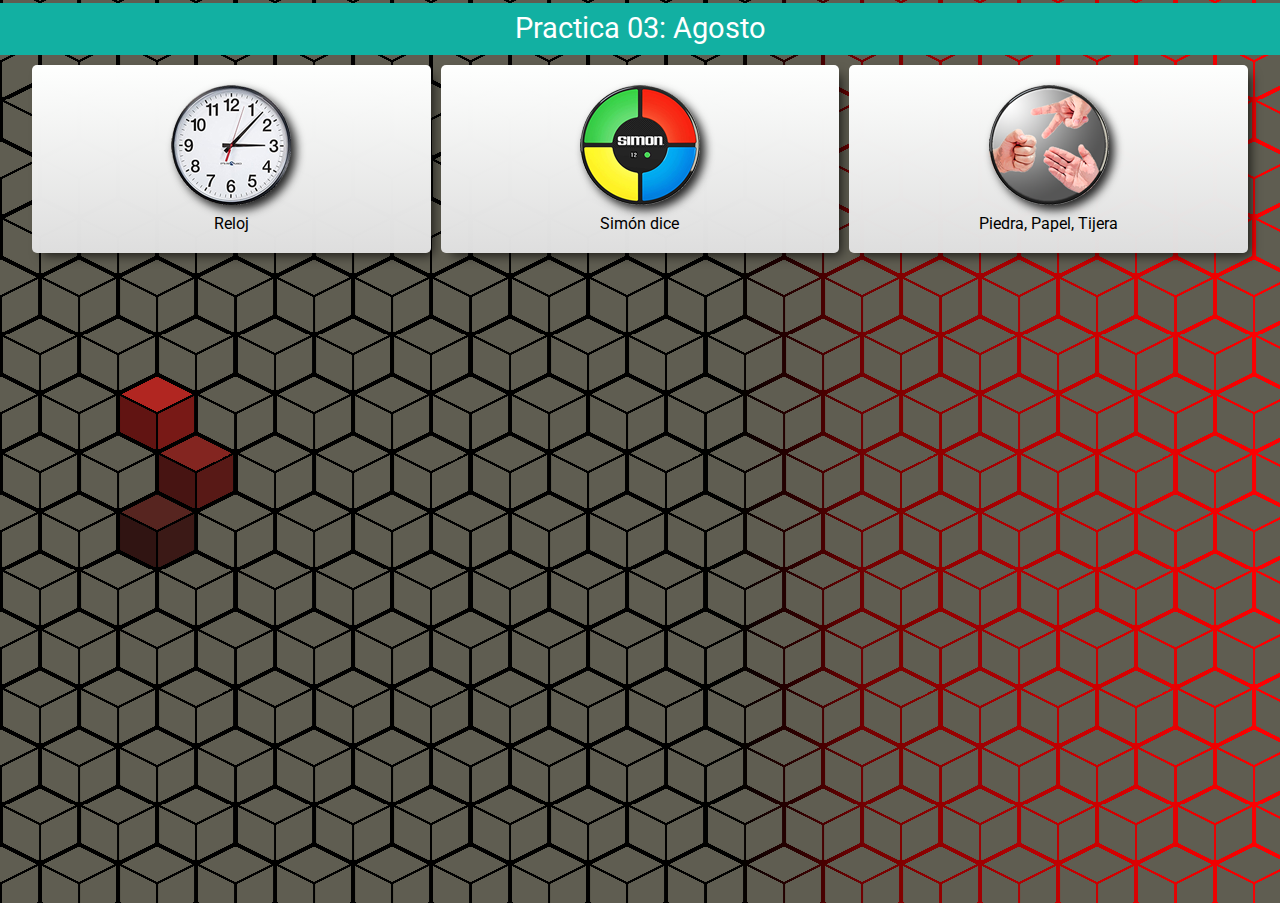
<file: index.html>
<!DOCTYPE html>
<html lang="es">
<head>
  <meta charset="UTF-8">
  <meta name="viewport" content="width=device-width, initial-scale=1.0">
  <meta http-equiv="X-UA-Compatible" content="ie=edge">
  <title>Practicas Agosto</title>

  <link rel="icon" href="favicon.ico" type="image/x-icon" />
  <link href="https://fonts.googleapis.com/css2?family=Roboto:wght@300&display=swap" rel="stylesheet">
  <link type="text/css" rel="stylesheet" media="screen" href="css/normalize.css" />
  <link type="text/css" rel="stylesheet" media="screen" href="css/styles.css" />
  <link type="text/css" rel="stylesheet" media="screen" href="css/fontello.css" />

</head>

<body>
  
  <h1>Practica 03: Agosto</h1>
  <main class="container" id="container">
      <div class="container__item radius5 sombra" id="reloj"><img src="img/reloj.png" alt="Práctica Reloj Analógico"> <span class="titulo">Reloj</span>
      </div>
      <div class="container__item radius5 sombra" id="simon"><img src="img/simon.png" alt="Práctica Simón Dice">
        <span class="titulo">Simón dice</span> 
      </div> 
      <div class="container__item radius5 sombra" id="piedraPapelTijera"><img src="img/PiedraPapelTijera.png" alt="Práctica Piedra Papel Tijera">
        <span class="titulo">Piedra, Papel, Tijera</span>
      </div>             
  </main>

<script src="js/index.js"></script>
</body>
</html>
</file>
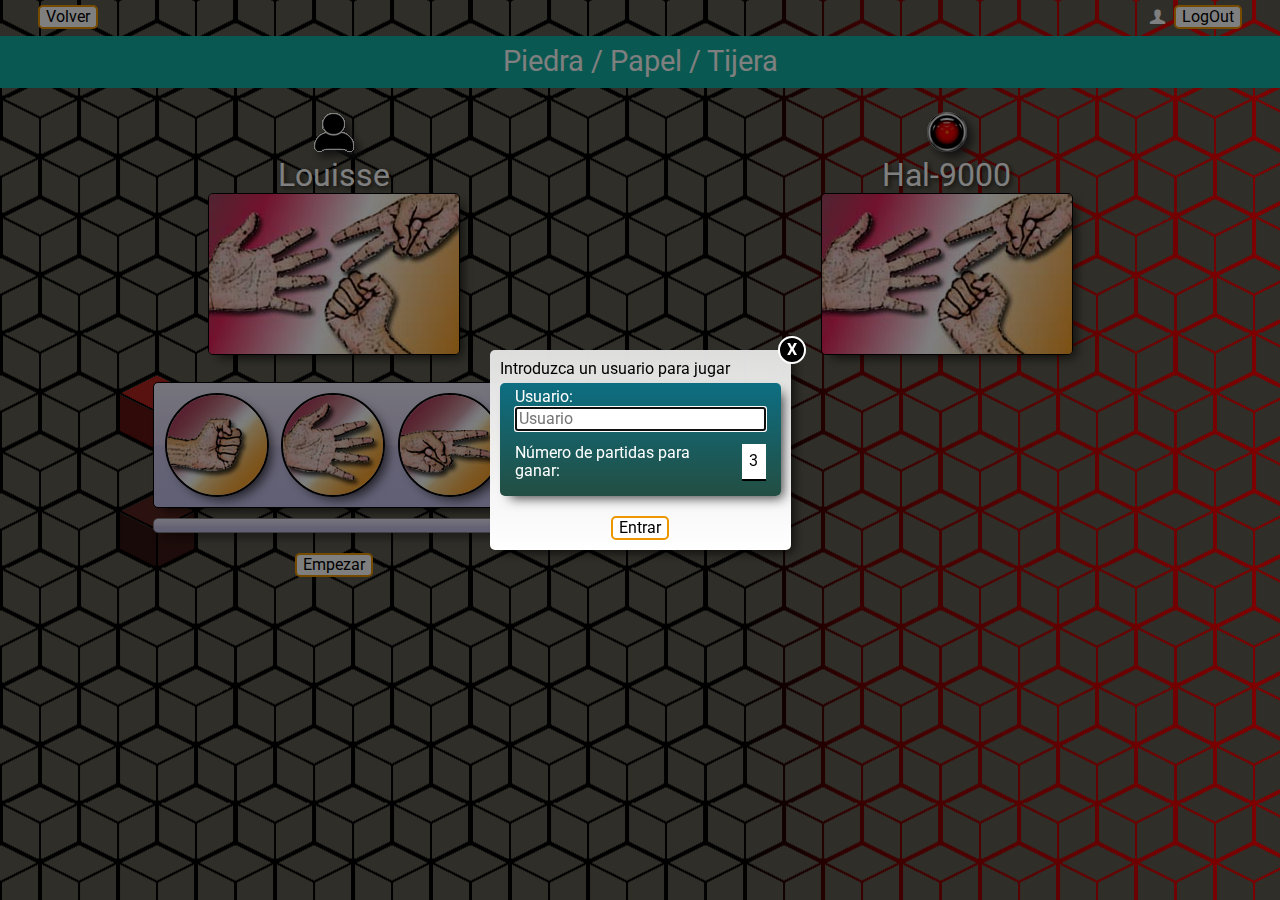
<file: piedraPapelTijera.html>
<!DOCTYPE html>
<html lang="es">
<head>
  <meta charset="UTF-8">
  <meta name="viewport" content="width=device-width, initial-scale=1.0">
  <meta http-equiv="X-UA-Compatible" content="ie=edge">
  <title>::Piedra Papel Tijera::</title>

  <link rel="icon" href="favicon.ico" type="image/x-icon" />
  <link href="https://fonts.googleapis.com/css2?family=Roboto:wght@300&display=swap" rel="stylesheet">
  <link type="text/css" rel="stylesheet" media="screen" href="css/normalize.css" />
  <link type="text/css" rel="stylesheet" media="screen" href="css/styles.css" />
  <link type="text/css" rel="stylesheet" media="screen" href="css/stylesPPT.css" />
  <link type="text/css" rel="stylesheet" media="screen" href="css/fontello.css" />

</head>

<body>
  <div id="identificado" class="identificado ">
    <div>
      <input id="btnVolverIndex" class="btn radius5" type="button" value="Volver">
    </div>
    <div>
      <span class="icon-user"></span><span id="nomUser"></span><input id="btnLogout" class="btn radius5" type="button" value="LogOut">
    </div>
  </div>  
    <h1>Piedra / Papel / Tijera</h1>
    <main class="containerPPT" >
      <div class="jugador" >
        <div class="marcador" id="marcadorIzq"></div>
        <!-- <div class="avatar sombraTexto" ><span class="icon-user"></span></div> -->
        <div><img class="sombraPng" src="img/usuario.png" alt="" id="usuario"/></div>
        <div class="nombre sombraTexto" id="userAvatar">Louisse</div>
        <div class="ContenedorQueSaca radius5">
          <img class="queSacaDer quesaca radius5 sombra" id="queSacaIzq" src="img/FondoPPT.jpg" alt="">
          <img id="resultadoHumano" src="img/gana.png" alt="">
          
        </div>
        <!-- <div class=""><input type="button" value="Piedra" id="btnPiedra"><input type="button" value="Papel" id="btnPapel"><input type="button" value="Tijera" id="btnTijera"></div> -->
  

      </div>
      <div class="maquina" >
        <div class="marcador" id="marcadorDer"></div>
        <div><img class="sombraPng" src="img/hal-9000.png" alt="" id="hal9000"/></div>
 
        <div class="nombre sombraTexto">Hal-9000</div>
        <div class="ContenedorQueSaca radius5">
          <img class="queSacaDer quesaca radius5 sombra" id="queSacaDer" src="img/FondoPPT.jpg" alt="">
          <img id="resultadoMaquina" src="img/gana.png" alt="">
        </div>
        
      </div> 
      <div class="parteControl">
      <div class="queSaco radius5 sombra">
        <div class="queSaco__item sombra" id="btnPiedra"><img class="sombraPng" src="img/sacarPiedra.jpg" alt="Sacar Piedra"></div>
        <div class="queSaco__item sombra" id="btnPapel"><img  src="img/sacarPapel.jpg" alt="Sacar Papel"></div>
        <div class="queSaco__item sombra" id="btnTijera"><img src="img/sacarTijera.jpg" alt="Sacar Tijera"></div>         
      </div>
      <div class="tiempoJugada radius5 sombra" id="tiempoJugada">
        <div class="vacio" id="tiempoJugadaProgreso"></div>         
      </div>      
      <div class="botones"><input id="btnJugar" type="button" value="Empezar" class="btn"></div>   
    </div>      
  </main>
  <div class="modal" id="modal">
    <div class="modalcontenido radius5 sombra">
            <div class="btnVolver" id="btnVolver">X</div>
            <div>Introduzca un usuario para jugar</div>
            <div class="login radius5 sombra">
              <label for="user">Usuario:</label>
              <input type="text" name="user" id="user" placeholder="Usuario">
            
            <div id="avisoError" class="oculto">
              Usuario Obligatorio. Min. 3 Caracteres
            </div>
          <div  class="partidas">
            <label for="partidas">Número de partidas para ganar:</label>
            <input type="text" name="partidas" id="partidas" value="3" size="3" >
          </div>
          </div>
            <div class="btnLogin">
              <input id="btnLogin" class="btn2 radius5" type="button" value="Entrar">
            </div>


    </div>
  </div> 
  <div class="modal" id="podium">
    <div class="modalcontenido radius5 sombra" id="elPodium">
            <div class="btnVolver" id="btnVolverPodium">X</div>
            <div id="ganadorImg"></div>
            <div id="ganadorNom" class="sombraTexto"></div>
            <div class="volverJugar">
              <input id="btnVolverJugar" class="btn2 radius5" type="button" value="Volver a jugar">
            </div>


    </div>
  </div> 
<script src="js/PPT.js"></script>
</body>
</html>
</file>
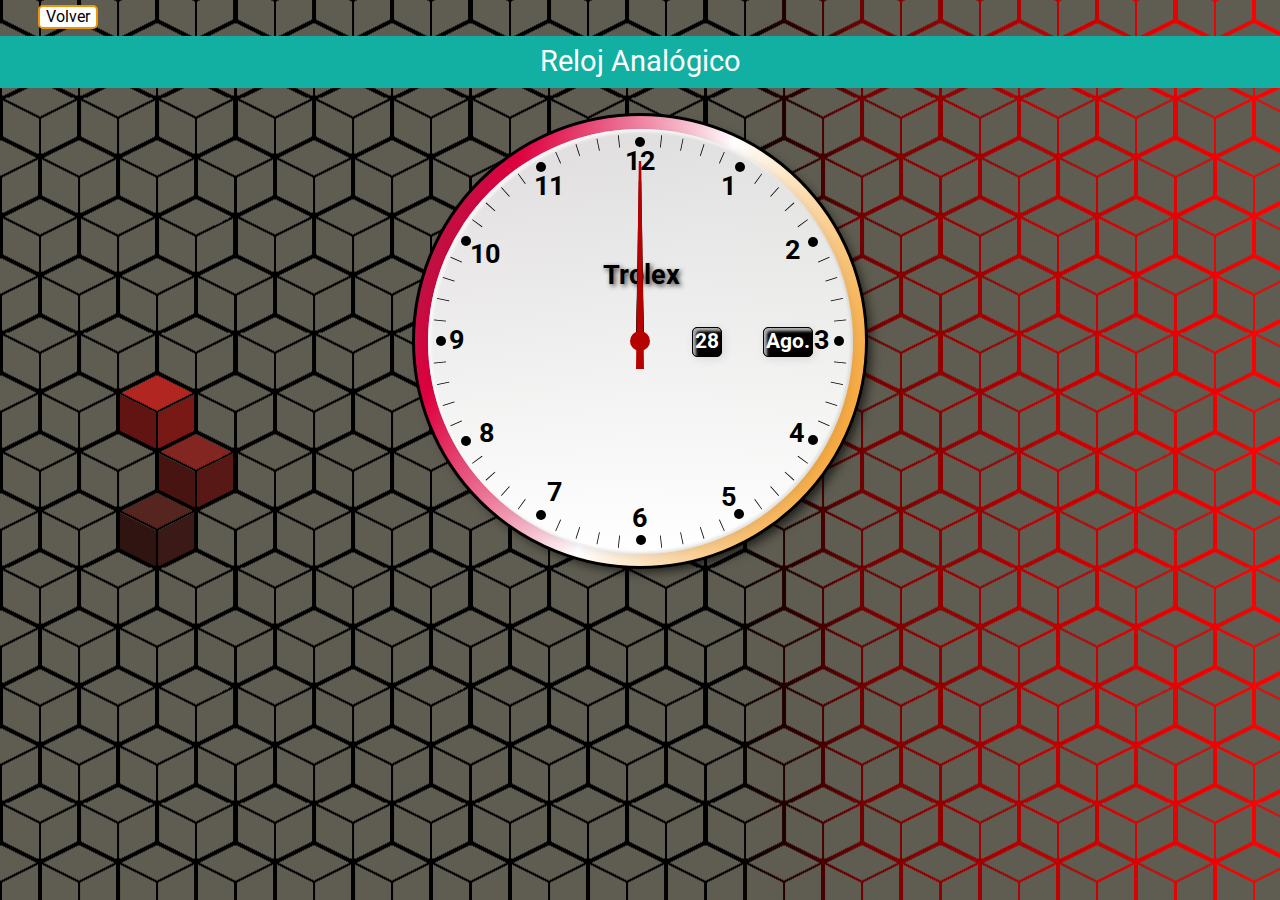
<file: reloj.html>
<!DOCTYPE html>
<html lang="es">
<head>
  <meta charset="UTF-8">
  <meta name="viewport" content="width=device-width, initial-scale=1.0">
  <meta http-equiv="X-UA-Compatible" content="ie=edge">
  <title>::Reloj Analógico::</title>

  <link rel="icon" href="favicon.ico" type="image/x-icon" />
  <link href="https://fonts.googleapis.com/css2?family=Roboto:wght@300&display=swap" rel="stylesheet">
  <link type="text/css" rel="stylesheet" media="screen" href="css/normalize.css" />
  <link type="text/css" rel="stylesheet" media="screen" href="css/styles.css" />
  <link type="text/css" rel="stylesheet" media="screen" href="css/stylesReloj.css" />
  <link type="text/css" rel="stylesheet" media="screen" href="css/fontello.css" />

</head>

<body>
  <div class="cabecera">
    <input id="btnVolverIndex" class="btn radius5" type="button" value="Volver">
  </div>
    <h1>Reloj Analógico</h1>
    <main class="mainContainer">
      <div class="reloj" >
        <div class="reloj__esfera sombra"></div>
        <div class="reloj__marcasHoras">
          <div class="marca" id="marca">Trolex</div>
          <div class="unahora" id="doce">12</div>
          <div class="unahora" id="una">1</div>
          <div class="unahora" id="dos">2</div>
          <div class="unahora" id="tres">3</div>
          <div class="unahora" id="cuatro">4</div>
          <div class="unahora" id="cinco">5</div>
          <div class="unahora" id="seis">6</div>
          <div class="unahora" id="siete">7</div>
          <div class="unahora" id="ocho">8</div>
          <div class="unahora" id="nueve">9</div>
          <div class="unahora" id="diez">10</div>
          <div class="unahora" id="once">11</div>
          <div class="dia radius5" id="dia">28</div>
          <div class="mes radius5" id="mes">Ago.</div>


        </div>
        <div class="marcaMinutos marca1"></div>
        <div class="marcaMinutos marca2"></div>
        <div class="marcaMinutos marca3"></div>
        <div class="marcaMinutos marca4"></div>
        <div class="marcaMinutos marca6"></div>
        <div class="marcaMinutos marca7"></div>
        <div class="marcaMinutos marca8"></div>
        <div class="marcaMinutos marca9"></div>
        <div class="marcaMinutos marca11"></div>
        <div class="marcaMinutos marca12"></div>
        <div class="marcaMinutos marca13"></div>
        <div class="marcaMinutos marca14"></div>
        <div class="marcaMinutos marca16"></div>
        <div class="marcaMinutos marca17"></div>
        <div class="marcaMinutos marca18"></div>
        <div class="marcaMinutos marca19"></div>
        <div class="marcaMinutos marca21"></div>
        <div class="marcaMinutos marca22"></div>
        <div class="marcaMinutos marca23"></div>
        <div class="marcaMinutos marca24"></div>
        <div class="marcaMinutos marca26"></div>
        <div class="marcaMinutos marca27"></div>
        <div class="marcaMinutos marca28"></div>
        <div class="marcaMinutos marca29"></div>
        <div class="marcaMinutos marca31"></div>
        <div class="marcaMinutos marca32"></div>
        <div class="marcaMinutos marca33"></div>
        <div class="marcaMinutos marca34"></div>
        <div class="marcaMinutos marca36"></div>
        <div class="marcaMinutos marca37"></div>
        <div class="marcaMinutos marca38"></div>
        <div class="marcaMinutos marca39"></div>
        <div class="marcaMinutos marca41"></div>
        <div class="marcaMinutos marca42"></div>
        <div class="marcaMinutos marca43"></div>
        <div class="marcaMinutos marca44"></div>
        <div class="marcaMinutos marca46"></div>
        <div class="marcaMinutos marca47"></div>
        <div class="marcaMinutos marca48"></div>
        <div class="marcaMinutos marca49"></div>
        <div class="marcaMinutos marca51"></div>
        <div class="marcaMinutos marca52"></div>
        <div class="marcaMinutos marca53"></div>
        <div class="marcaMinutos marca54"></div>
        <div class="marcaMinutos marca56"></div>
        <div class="marcaMinutos marca57"></div>
        <div class="marcaMinutos marca58"></div>
        <div class="marcaMinutos marca59"></div>
        <div class="ejeHorizontal"></div>
        <div id="manecillaHoras"></div>
        <div id="manecillaMinutos"></div>
        <div id="manecillaSegundos"></div>
        <div class="centro"></div>
      </div>

            
  </main>


<script src="js/reloj.js"></script>
</body>
</html>
</file>
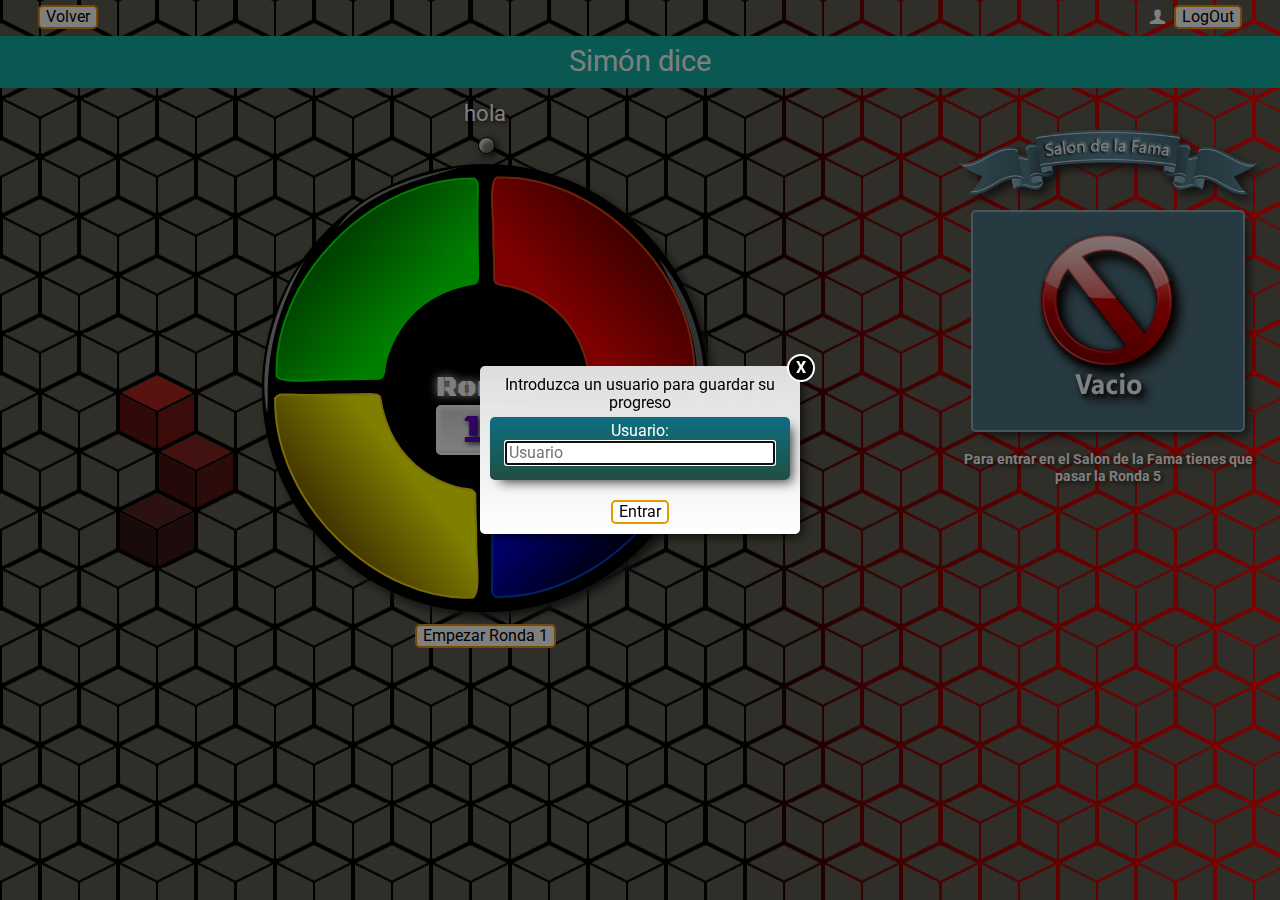
<file: simon.html>
<!DOCTYPE html>
<html lang="es">
<head>
  <meta charset="UTF-8">
  <meta name="viewport" content="width=device-width, initial-scale=1.0">
  <meta http-equiv="X-UA-Compatible" content="ie=edge">
  <title>::Simón dice::</title>

  <link rel="icon" href="favicon.ico" type="image/x-icon" />
  <link href="https://fonts.googleapis.com/css2?family=Roboto:wght@300&display=swap" rel="stylesheet">
  <link href="https://fonts.googleapis.com/css2?family=Black+Ops+One&display=swap" rel="stylesheet">
  <link type="text/css" rel="stylesheet" media="screen" href="css/normalize.css" />
  <link type="text/css" rel="stylesheet" media="screen" href="css/styles.css" />
  <link type="text/css" rel="stylesheet" media="screen" href="css/stylesSimon.css" />
  <link type="text/css" rel="stylesheet" media="screen" href="css/fontello.css" />

</head>

<body>
  <div id="identificado" class="identificado ">
    <div>
      <input id="btnVolverIndex" class="btn radius5" type="button" value="Volver">
    </div>
    <div>
      <span class="icon-user"></span><span id="nomUser"></span><input id="btnLogout" class="btn radius5" type="button" value="LogOut">
    </div>
  </div>
  <h1>Simón dice</h1>
    <main class="containerSimon">

      <div id="divMaquinaSimon">
        <div class="saludo sombraTexto" id="saludo">hola</div>
        <div class="progreso" id="progreso"></div>
      <div>
        <?xml version="1.0" encoding="UTF-8" standalone="no"?>
        <svg
        xmlns:dc="http://purl.org/dc/elements/1.1/"
        xmlns:cc="http://creativecommons.org/ns#"
        xmlns:rdf="http://www.w3.org/1999/02/22-rdf-syntax-ns#"
        xmlns:svg="http://www.w3.org/2000/svg"
        xmlns="http://www.w3.org/2000/svg"
        xmlns:xlink="http://www.w3.org/1999/xlink"
        id="maquinaSimon"
        version="1.1"
        viewBox="0 0 118.06327 118.59782"
        height="448.24371"
        width="446.22339">
       <defs
          id="defs882">
         <linearGradient
            gradientTransform="translate(-0.90287888,-0.63112791)"
            gradientUnits="userSpaceOnUse"
            y2="41.159508"
            x2="41.426777"
            y1="21.64883"
            x1="20.045216"
            id="gradVerde"
            xlink:href="#linearGradient3444" />
         <linearGradient
            id="linearGradient3444">
           <stop
              id="stop3440"
              offset="0"
              style="stop-color:#008000;stop-opacity:1;" />
           <stop
              id="stop3442"
              offset="1"
              style="stop-color:#00ff00;stop-opacity:1" />
         </linearGradient>
         <linearGradient
            gradientTransform="translate(-1.059348,-0.430318)"
            gradientUnits="userSpaceOnUse"
            y2="40.624969"
            x2="80.448128"
            y1="21.916101"
            x1="100.76061"
            id="gradRojo"
            xlink:href="#linearGradient3476" />
         <linearGradient
            id="linearGradient3476">
           <stop
              id="stop3472"
              offset="0"
              style="stop-color:#800000;stop-opacity:1" />
           <stop
              id="stop3474"
              offset="1"
              style="stop-color:#ff0000;stop-opacity:1" />
         </linearGradient>
         <linearGradient
            gradientTransform="translate(-1.6587862,-0.13719366)"
            gradientUnits="userSpaceOnUse"
            y2="98.622459"
            x2="99.691536"
            y1="79.379051"
            x1="80.715401"
            id="gradAzul"
            xlink:href="#linearGradient3488" />
         <linearGradient
            id="linearGradient3488">
           <stop
              id="stop3484"
              offset="0"
              style="stop-color:#0000ff;stop-opacity:1" />
           <stop
              id="stop3486"
              offset="1"
              style="stop-color:#00002b;stop-opacity:1" />
         </linearGradient>
         <filter
            style="color-interpolation-filters:sRGB"
            id="filter892"
            x="-1.2023082e-06"
            width="1.0000024"
            y="-1.1977007e-06"
            height="1.0000024">
           <feGaussianBlur
              stdDeviation="2.6735797e-05"
              id="feGaussianBlur894" />
         </filter>
         <linearGradient
            gradientTransform="matrix(0.99995581,0,0,1.0094568,-1.3899434,-1.507462)"
            gradientUnits="userSpaceOnUse"
            y2="97.553383"
            x2="17.907059"
            y1="80.982666"
            x1="39.021351"
            id="gradAmarillo"
            xlink:href="#linearGradient3500" />
         <linearGradient
            id="linearGradient3500">
           <stop
              id="stop3496"
              offset="0"
              style="stop-color:#ffff00;stop-opacity:1;" />
           <stop
              id="stop3498"
              offset="1"
              style="stop-color:#806600;stop-opacity:1" />
         </linearGradient>
       </defs>
       <metadata
          id="metadata885">
         <rdf:RDF>
           <cc:Work
              rdf:about="">
             <dc:format>image/svg+xml</dc:format>
             <dc:type
                rdf:resource="http://purl.org/dc/dcmitype/StillImage" />
             <dc:title></dc:title>
           </cc:Work>
         </rdf:RDF>
       </metadata>
       <g
          transform="translate(0.06735992,-0.4213295)"
          id="layer1">
         <ellipse
            style="display:inline;opacity:1;fill:#000000;fill-opacity:1;stroke-width:0.150539"
            id="path848"
            cx="58.964275"
            cy="59.720238"
            rx="59.031635"
            ry="59.298908" />
         <path
            style="display:inline;opacity:0.983607;fill:#666666;stroke:#000000;stroke-width:0.264583px;stroke-linecap:butt;stroke-linejoin:miter;stroke-opacity:1"
            d="m 104.52866,24.819784 c 0,0 23.33803,24.003478 6.80358,61.043153 -1.50232,3.365426 -1.97491,-3.221779 -2.83483,-0.944941 0,0 3.3452,-9.06235 4.15774,-13.796129 1.39469,-8.125333 0.94494,-13.796132 0.94494,-13.796132 l 1.32292,-1.13393 C 114.69124,44.926212 110.81232,37.076497 104.52866,24.819784 Z"
            id="path882" />
         <path
            style="display:inline;opacity:0.983607;fill:#808080;stroke:#000000;stroke-width:0.264583px;stroke-linecap:butt;stroke-linejoin:miter;stroke-opacity:1"
            d="m 54.315887,0.85425362 c 0,0 -27.019788,3.54743968 -34.78724,17.03660638 2.786325,-2.704986 5.529623,-5.788443 12.270948,-9.3034448 5.995322,-3.126027 14.57798,-5.4545548 22.516292,-7.73316158 z"
            id="path896" />
         <path
            style="display:inline;opacity:0.983607;fill:#999999;stroke:#000000;stroke-width:0.264583px;stroke-linecap:butt;stroke-linejoin:miter;stroke-opacity:1"
            d="M 11.876645,24.958908 C 5.3129516,32.588725 -1.2377583,50.369434 0.82084139,64.362926 1.7472131,70.660009 1.5767937,60.394176 1.5767937,60.394176 1.721416,53.288026 2.7864014,47.258732 4.4164181,41.874797 6.3207956,35.584649 8.9964226,30.175392 11.876645,24.958908 Z"
            id="path898" />
         <path
            id="btnVerde" class="btnMaquina"
            d="M 56.044934,4.227962 C 27.793588,4.021727 2.555084,32.004511 3.865316,56.596579 c 1.326343,2.120876 10.243253,0.776827 15.3759,0.864783 3.760178,0.06444 3.001628,-0.183282 11.279483,-0.247216 0,0 1.656353,0.417838 1.87089,-2.472241 0.17127,-2.307224 3.505211,-19.490962 23.920625,-22.717913 0,0 0.946599,0.09052 0.868616,-2.873146 C 57.003393,22.407399 56.954815,17.658587 56.980379,11.91196 57.009669,5.328359 57.538044,5.392923 56.044934,4.227962 Z"
            style="display:inline;opacity:0.997;fill:url(#gradVerde);fill-opacity:1;stroke:#00ff00;stroke-width:0.529167;stroke-linecap:butt;stroke-linejoin:miter;stroke-miterlimit:4;stroke-dasharray:none;stroke-opacity:1" />
         <path
            style="display:inline;opacity:0.996;fill:url(#gradRojo);fill-opacity:1;stroke:#e34618;stroke-width:0.529167;stroke-linecap:butt;stroke-linejoin:miter;stroke-miterlimit:4;stroke-dasharray:none;stroke-opacity:1"
            d="M 114.39384,56.191805 C 114.60007,27.940458 86.617292,2.701953 62.025224,4.012185 c -2.120877,1.326343 -0.776827,10.243254 -0.864783,15.375901 -0.06444,3.760178 0.183281,3.001628 0.247215,11.279484 0,0 -0.417837,1.656353 2.472242,1.87089 2.307223,0.17127 19.490962,3.505211 22.717912,23.920625 0,0 -0.09052,0.946599 2.873148,0.868616 6.743446,-0.177437 11.492252,-0.226015 17.238882,-0.200451 6.5836,0.02929 6.51904,0.557665 7.684,-0.935445 z"
            id="btnRojo" class="btnMaquina" />
         <path
            id="btnAzul" class="btnMaquina"
            d="m 61.842384,114.9903 c 28.251347,0.20623 53.489866,-27.776545 52.179626,-52.368612 -1.32634,-2.120877 -10.24325,-0.776827 -15.375905,-0.864783 -3.76018,-0.06444 -3.00163,0.183281 -11.279484,0.247215 0,0 -1.656353,-0.417837 -1.870891,2.472242 -0.171271,2.307223 -3.50521,19.490961 -23.920626,22.717911 0,0 -0.946599,-0.09052 -0.868616,2.873147 0.177438,6.743447 0.226015,11.49225 0.200451,17.23888 -0.02929,6.5836 -0.557664,6.51904 0.935445,7.684 z"
            style="display:inline;opacity:0.99;fill:url(#gradAzul);fill-opacity:1;stroke:#0045d2;stroke-width:0.529167;stroke-linecap:butt;stroke-linejoin:miter;stroke-miterlimit:4;stroke-dasharray:none;stroke-opacity:1;filter:url(#filter892)" />
         <path
            style="display:inline;fill:url(#gradAmarillo);fill-opacity:1;stroke:#f5d913;stroke-width:0.531652;stroke-linecap:butt;stroke-linejoin:miter;stroke-miterlimit:4;stroke-dasharray:none;stroke-opacity:1"
            d="m 3.416647,62.456231 c -0.206211,28.518512 27.77533,53.995679 52.36631,52.673049 2.120784,-1.33888 0.776795,-10.34012 0.864749,-15.521307 0.06444,-3.795719 -0.183264,-3.029996 -0.247216,-11.386128 0,0 0.417818,-1.672019 -2.472135,-1.888585 -2.307118,-0.172891 -19.4901,-3.538358 -22.716906,-24.146837 0,0 0.09053,-0.95555 -2.873021,-0.87683 -6.74314,0.179116 -11.491744,0.228152 -17.238118,0.202347 -6.5833089,-0.02957 -6.5187528,-0.562938 -7.683663,0.944291 z"
            id="btnAmarillo" class="btnMaquina" />
       </g>
        </svg>        
      </div>

      <div class="contenedorContador">
         <div class="quienDice" id="quienDice">&nbsp;</div> 
         <div id="marcadorCentral">
            <div id="texto-Ronda">Ronda</div>
            <div class="contador radius5" id="contador-Ronda">33</div>
         </div>
         <div class="moverContador radius5" id="subirRonda"><span class="icon-up-dir"></span></div>
         <div class="moverContador radius5" id="bajarRonda"><span class="icon-down-dir"></span></div>
      </div>

  
        <div class="barraBoton">
          <div class="tiempoJugada radius5 sombra" id="barraTiempo"> 
            <div class="vacio" id="tiempoJugadaProgreso"></div>         
          </div> 
          <div>
          <input id="btnEmpezarRonda" class="btn radius5" type="button" value="Empezar Ronda">
         </div>
        </div>


      </div>
      <div class="salonFama">
        <img src="img/ribbonsalonfama.png" alt="Cabecera de la lista del salon de la fama" class="imgSalon">
        <div class="salon radius5 sombra" id="SalonFamaTabla"></div>
        <div class="salon__notaSalon sombraTexto">Para entrar en el Salon de la Fama tienes que pasar la Ronda 5</div>
      </div>  
  </main>

  <div class="modal" id="modal">
    <div class="modalcontenido radius5 sombra">
            <div class="btnVolver" id="btnVolver">X</div>
            <div>Introduzca un usuario para guardar su progreso</div>
            <div class="login radius5 sombra">
              <label for="user">Usuario:</label>
              <input type="text" name="user" id="user" placeholder="Usuario">
            
            <div id="avisoError" class="oculto">
              Usuario Obligatorio. Min. 3 caracteres.
            </div>
          </div>
            <div class="btnLogin">
              <input id="btnLogin" class="btn2 radius5" type="button" value="Entrar">
            </div>
    </div>
  </div> 
  <div class="modal" id="finPartida">
   <div class="modalcontenido radius5 sombra">
           <div class="btnVolver" id="btnVolverFin">X</div>
           <h2>Partida Finalizada</h2>
           <div id="resultado"></div>

           <div class="btnLogin">
             <input id="jugarOtraVez" class="btn2 radius5" type="button" value="Jugar de Nuevo">
           </div>
   </div>
 </div> 

<script src="js/simon.js"></script>
</body>
</html>
</file>
<file: css/styles.css>
body{
  background: radial-gradient(red, transparent);
  background: linear-gradient(360deg, rgba(254,255,254,1) 0%, rgba(224,224,224,0.9838557401812689) 100%);
  background: linear-gradient(0deg, rgba(228,227,227,1) 0%, rgba(112,106,106,1) 47%, rgba(131,121,121,1) 64%, rgba(32,31,31,1) 100%);
  background-image: url("fondoBody352222.png"),url("fondoBody3f2.png"),url("fondoRojo2.jpg");
  background-position-y:center;
  background-repeat: no-repeat, repeat, repeat;
  background-size: auto, auto, contain;

  font-family: 'Roboto', sans-serif;
  width: 100vw;
  height:100vh;
  scroll-behavior: auto;
  overflow: hidden;
  }
  h1{
    font-size: 1.8em;
    line-height: 1.8em;
    margin: 0.1em 0;
    font-weight: normal;
    background: #12b0a2;
    /* background-image: url("fondoH13.jpg"); */
    color: rgb(167, 245, 241);
    color:white;
    text-align: center;
  }
  h2{
    font-size: 1.5em;
    line-height: 1.5em;
    margin: 0.67em 0;
    font-weight: normal;
    color:#20534c;
  }
.container{
  width:95%;
  margin:10px auto;
  padding:0;
  display:grid;
  grid-template-columns: repeat(3,1fr);
  grid-gap: 10px;
  justify-content:center;
}
.container__item{
  display: flex;
  flex-direction: column;
  justify-content: center;
  align-items: center;
  background: rgb(254,255,254);
  background: linear-gradient(180deg, rgba(254,255,254,1) 0%, rgba(224,224,224,0.9838557401812689) 100%);
  padding: 20px;
}
.container__item:hover{
  background: rgb(254,255,254);
  background: linear-gradient(360deg, rgba(254,255,254,1) 0%, rgba(224,224,224,0.9838557401812689) 100%);
  cursor:pointer;
  font-weight: bold;
  text-shadow: 2px 2px 5px rgba(0,0,0,0.75);
}
.container__item>img{
-webkit-filter: drop-shadow(5px 5px 5px #222 );
filter: drop-shadow(5px 5px 5px #222);
}
.titulo {
  margin-top: 10px;
}
.radius5{
  border-radius: 5px;
  /* border: 1px solid #000000; */
}
.radius5arriba{
  border-radius: 5px 5px 0 0 ;
  /* border: 1px solid #000000; */
}

.btn, .btn2{
  cursor: pointer;
  font-size: 16px;
  background: #fff;
  border-radius: 5px;
  border:2px solid #ec9601;
  transition: all 0.3s; 
}
.btn:hover{
  background: #ec9601;
  color:#fff;
  -webkit-box-shadow: 0px 0px 12px 3px rgba(255, 255, 255, 0.75);
  -moz-box-shadow: 0px 0px 12px 3px rgba(255, 255, 255, 0.75);
  box-shadow: 0px 0px 12px 3px rgba(255, 255, 255, 0.75);
  border:2px solid #fff;
}
.btn2:hover{
  background: #ec9601;
  color:#fff;
  -webkit-box-shadow: 0px 0px 12px 3px rgba(0, 0, 0, 0.75);
  -moz-box-shadow: 0px 0px 12px 3px rgba(0, 0, 0, 0.75);
  box-shadow: 0px 0px 12px 3px rgba(0, 0, 0, 0.75);
  border:2px solid #fff;
}
.sombra{
  -webkit-box-shadow: 6px 6px 12px -4px rgba(0,0,0,0.75);
  -moz-box-shadow: 6px 6px 12px -4px rgba(0,0,0,0.75);
  box-shadow: 6px 6px 12px -4px rgba(0,0,0,0.75);
}
.sombraTexto{
  text-shadow: 2px 2px 5px rgba(0,0,0,0.75);
}
.sombraPng{
  -webkit-filter: drop-shadow(5px 5px 5px #222 );
  filter: drop-shadow(5px 5px 5px #222);
}
.oculto{
  display: none;
}

@media screen and (max-width: 768px) {
  .container, .containerSimon, .containerPPT {
    grid-template-columns: 1fr;
  }
  h1{
    font-size: 1.5em;
  }
  .parteControl{
    grid-column: 1/-1;
  }
}
</file>
<file: css/fontello.css>
@font-face {
  font-family: 'fontello';
  src: url('../font/fontello.eot?29543054');
  src: url('../font/fontello.eot?29543054#iefix') format('embedded-opentype'),
       url('../font/fontello.woff2?29543054') format('woff2'),
       url('../font/fontello.woff?29543054') format('woff'),
       url('../font/fontello.ttf?29543054') format('truetype'),
       url('../font/fontello.svg?29543054#fontello') format('svg');
  font-weight: normal;
  font-style: normal;
}
/* Chrome hack: SVG is rendered more smooth in Windozze. 100% magic, uncomment if you need it. */
/* Note, that will break hinting! In other OS-es font will be not as sharp as it could be */
/*
@media screen and (-webkit-min-device-pixel-ratio:0) {
  @font-face {
    font-family: 'fontello';
    src: url('../font/fontello.svg?29543054#fontello') format('svg');
  }
}
*/

 [class^="icon-"]:before, [class*=" icon-"]:before {
  font-family: "fontello";
  font-style: normal;
  font-weight: normal;
  speak: never;

  display: inline-block;
  text-decoration: inherit;
  width: 1em;
  margin-right: .2em;
  text-align: center;
  /* opacity: .8; */

  /* For safety - reset parent styles, that can break glyph codes*/
  font-variant: normal;
  text-transform: none;

  /* fix buttons height, for twitter bootstrap */
  line-height: 1em;

  /* Animation center compensation - margins should be symmetric */
  /* remove if not needed */
  margin-left: .2em;

  /* you can be more comfortable with increased icons size */
  /* font-size: 120%; */

  /* Font smoothing. That was taken from TWBS */
  -webkit-font-smoothing: antialiased;
  -moz-osx-font-smoothing: grayscale;

  /* Uncomment for 3D effect */
  /* text-shadow: 1px 1px 1px rgba(127, 127, 127, 0.3); */
}

.icon-down-dir:before { content: '\e800'; } /* '' */
.icon-search:before { content: '\e801'; } /* '' */
.icon-flashlight:before { content: '\e802'; } /* '' */
.icon-mail:before { content: '\e803'; } /* '' */
.icon-camera:before { content: '\e804'; } /* '' */
.icon-check:before { content: '\e805'; } /* '' */
.icon-cancel:before { content: '\e806'; } /* '' */
.icon-info:before { content: '\e807'; } /* '' */
.icon-home:before { content: '\e808'; } /* '' */
.icon-eye:before { content: '\e809'; } /* '' */
.icon-pencil:before { content: '\e80a'; } /* '' */
.icon-print:before { content: '\e80b'; } /* '' */
.icon-bell:before { content: '\e80c'; } /* '' */
.icon-trash:before { content: '\e80d'; } /* '' */
.icon-tools:before { content: '\e80e'; } /* '' */
.icon-left-dir:before { content: '\e80f'; } /* '' */
.icon-right-dir:before { content: '\e810'; } /* '' */
.icon-up-dir:before { content: '\e811'; } /* '' */
.icon-menu:before { content: '\e812'; } /* '' */
.icon-user:before { content: '\e813'; } /* '' */
.icon-heart:before { content: '\e814'; } /* '' */
.icon-heart-empty:before { content: '\e815'; } /* '' */
.icon-attach:before { content: '\e816'; } /* '' */
.icon-lock:before { content: '\e817'; } /* '' */
.icon-lock-open:before { content: '\e818'; } /* '' */
.icon-thumbs-up:before { content: '\e819'; } /* '' */
.icon-thumbs-down:before { content: '\e81a'; } /* '' */
.icon-comment:before { content: '\e81b'; } /* '' */
.icon-chat:before { content: '\e81c'; } /* '' */
.icon-attention:before { content: '\e81d'; } /* '' */
.icon-alert:before { content: '\e81e'; } /* '' */
.icon-phone:before { content: '\e81f'; } /* '' */
.icon-rss:before { content: '\e820'; } /* '' */
.icon-basket:before { content: '\e821'; } /* '' */
.icon-clock:before { content: '\e822'; } /* '' */
.icon-lamp:before { content: '\e823'; } /* '' */
.icon-play:before { content: '\e824'; } /* '' */
.icon-stop:before { content: '\e825'; } /* '' */
.icon-pause:before { content: '\e826'; } /* '' */
.icon-record:before { content: '\e827'; } /* '' */
.icon-to-end:before { content: '\e828'; } /* '' */
.icon-to-start:before { content: '\e829'; } /* '' */
.icon-fast-forward:before { content: '\e82a'; } /* '' */
.icon-fast-backward:before { content: '\e82b'; } /* '' */
.icon-signal:before { content: '\e82c'; } /* '' */
.icon-briefcase:before { content: '\e82d'; } /* '' */
.icon-megaphone:before { content: '\e82e'; } /* '' */
.icon-key:before { content: '\e82f'; } /* '' */
.icon-gauge:before { content: '\e830'; } /* '' */
</file>
<file: css/stylesPPT.css>
body{
    overflow: auto;
  }
h1{
    margin-top:7px;
}
.modal{
    position: fixed;
    top: 0;
    left: 0;
    width: 100vw;
    height: 100vh;
    background-color: rgba(0, 0, 0, .5);
    display: flex;
    justify-content: center;
    align-items: center;
    transform: scale(0);
    transition:transform .3s;
    scroll-behavior: inherit;
}
.modalcontenido{
    position:relative;
    background: linear-gradient(360deg, rgba(254,255,254,1) 0%, rgba(224,224,224,0.9838557401812689) 100%);
    width:281px;
    padding:10px;
}
.show{
    transform: scale(1);
}
.login{
    display: flex;
    flex-direction: column;
    padding:5px 15px 15px;
    margin-top: 5px;
    margin-bottom: 20px;
    background: rgb(2,0,36);
    background: linear-gradient(0deg, rgba(2,0,36,1) 0%, rgba(35,78,66,1) 0%, rgba(13,110,130,1) 100%);
    color:white;
  }
  .login >div >label{
    display:block;
    border:none;
    text-align: left;
    margin-top: 13px;color:#fff;
  }
  .login>div>input{
    width: 98%;
    border-bottom: #000 2px solid;;
    border-top: none;
    border-left: none;
    border-right:none;
  }  
  .errorLogin{
    background-color: rgb(212, 71, 71);
  }
  #partidas{
    width: 20px;
    margin-top: 13px;
    text-align: center;
    margin-left: 5px;
  } 
  .btnLogin{
      text-align: center;
  }
  #avisoError{
    background: white;
    color: red;
    font-size:.8em;
    text-align: center;
    width: 98%;
    margin: 3px auto;
  }
  .btnVolver{
    position: absolute;
    top: -7%;
    left: 96%;
    border-radius: 50%;
    width:20px;
    height:20px;
    background-color: black;
    color:white;
    display: flex;
    justify-content: center;
    align-items: center;
    padding:2px;
    font-weight: bold;
    border:2px solid white;
}
.btnVolver:hover{
  background: #ec9601;
  color:#fff;
  -webkit-box-shadow: 0px 0px 12px 3px rgba(0,0,0,0.75);
  -moz-box-shadow: 0px 0px 12px 3px rgba(0,0,0,0.75);
  box-shadow: 0px 0px 12px 3px rgba(0,0,0,0.75);
}

.identificado{
    display:flex;
    justify-content: space-between;
    text-align: right;
    padding:5px 38px 0 38px;
    color: white;
  }
  #btnLogout{
      margin-left:5px;
  }
  .partidas{
      display:flex;
      flex-direction: row;
  }
.containerPPT{
    width:95%;
    margin-left: auto;
    margin-right:auto;
    display:grid;
    grid-template-columns: 1fr  1fr;
    grid-gap: 10px;
    /* border:1px solid black;  */

}
.containerPPT >div{
    padding:1px;
}
.avatar{
    font-size: 2.2em;
}
.nombre{
    font-size: 2em;
    color:white;
}
.jugador, .maquina{
    display: flex;
    flex-direction: column;
    align-items: center;

}
.quesaca{
    position:relative;
    border:1px solid #000;
}
#resultadoHumano, #resultadoMaquina{
    position:absolute;
    left: 32%;
    top: 11%;
    display:none;
}
#tiempoAgotadoIzq, #tiempoAgotadoDer{
    display:none;
}

.visible{
    display:block;
}
.quesacaIzq{       
    width: 100%;
    max-width: 250px;
}
.ContenedorQueSaca{
    text-align: center;
    position:relative;
}
.queSacaDer{          
    width: 100%;
    max-width: 250px;
}

.parteControl{
    display: flex;
    flex-direction: column;
    align-items: center
}

.sacaPiedraIzq{
    background-image: url("Piedra_Izq.gif");
}
.sacaPapelIzq{
    background-image: url("Papel_Izq.gif");
}
.sacaTijeraIzq{
    background-image: url("Tijera_Izq.gif");
}
.sacaPiedraDer{
    background-image: url("Piedra_Der.gif");
}
.sacaPapelDer{
    background-image: url("Papel_Der.gif");
}
.sacaTijeraDer{
    background-image: url("Tijera_Der.gif");
}
.queSaco{
    margin: 10px 0;
    display:flex;
    width: 350px;
    justify-content: space-around;
    align-items: center;
    border:1px solid black;
    padding:10px 5px;
    background: rgba(235,233,249,1);    
    background: linear-gradient(to bottom, rgba(235,233,249,1) 0%, rgba(216,208,239,1) 50%, rgba(206,199,236,1) 51%, rgba(193,191,234,1) 100%);
}
.queSaco__item{
    cursor: pointer;
    width: 100px;
    height: 100px;
    border-radius: 50%;
    border: 2px solid black;
    overflow: hidden;
}
.queSaco__item:hover{
    border:2px solid red;
}
.noSeleccionado{
    opacity: 0.5;
}
.marcador{
    display:flex;
    width:100%;
    justify-content: center;
    margin:10px auto;  
}
.marcador__marca{
    width:15px;
    height: 15px;
    background-color: grey;
    border:1px solid black;
    border-radius: 50%;
    margin-left: 3px;
    box-shadow: inset 3px 3px 3px rgba(255,255,255,.7), inset -2px -2px 3px rgba(0,0,0,.1), 3px 3px 10px rgba(0,0,0,.8);
}
.marcador__marca--ganado{
    background-color: rgb(56, 252, 30);
}
.tiempoJugada{
    width: 360px;
    height: 13px;
    background: rgba(235,233,249,1);    
    background: linear-gradient(to bottom, rgba(235,233,249,1) 0%, rgba(216,208,239,1) 50%, rgba(206,199,236,1) 51%, rgba(193,191,234,1) 100%);
    border: 1px solid grey;
}
#tiempoJugadaProgreso{
    height:98%;
    background: rgba(239,197,202,1);
    background: linear-gradient(to bottom, rgba(248,80,50,1) 0%, rgba(241,111,92,1) 50%, rgba(246,41,12,1) 51%, rgba(240,47,23,1) 71%, rgba(231,56,39,1) 100%);
}
.vacio{
    width:0;
}
.lleno{
    transition: all 5s linear;
    width:100%;
}
.botones{
    margin-top:20px;
}
.sinTransicion{
    transition:none;
}
.invisible{
    visibility: hidden;
    /* display: none; */
}
#elPodium{
    width: 470px;
    height:391px;
    background-image: url("../img/Podium.jpg");
    display:flex;
    flex-direction: column;
    align-items: center;
    padding: 0;
    font-size: 2.5em;
}
.volverJugar{
    position:absolute;
    bottom:12px;
}
#ganadorImg{
    margin-top:25px;
}
#ganadorNom{
    margin-top:34px;
}
#btnVolverPodium{
    top:-14px;
    left:97%;
    font-size:.5em;
}
@media screen and (max-width: 768px) {
.nombre{
      font-size: 1.5em;
}
}
@media screen and (max-width: 400px) {
.nombre{
        font-size: 1.5em;
}
#elPodium{
    width: 340px;
    height:340px;
    background-image: url("../img/Podium340x340.jpg");
    display:flex;
    flex-direction: column;
    align-items: center;
    padding: 0;
    font-size: 2em;
}
}
</file>
<file: css/stylesReloj.css>
body{
  width:100vw;
  height: 100vh;
  overflow: auto;
}
.mainContainer{
  margin-left: auto;
  margin-right: auto;
  display: flex;
  justify-content: center;
  align-items: center;
  background: none;
}
.cabecera{
  padding: 5px 38px 0 38px;
}
h1 {
  margin-top: 7px;
}
.reloj, .reloj__esfera{
  display: flex;
  justify-content: center;
  align-items: center;
}
.reloj{
  /* background-color: crimson; */
  width:  500px;
  height: 500px;
  position: relative;
  
}
.reloj__esfera{
  width: 90%;
  height: 90%;
  background: rgb(145,42,71);
  background: linear-gradient(111deg, rgba(145,42,71,1) 0%, rgba(222,0,63,1) 19%, rgba(255,255,255,1) 53%, rgba(247,143,0,1) 100%);
  border-radius: 50%;
  border:3px solid black;
}
.reloj__marcasHoras, .unahora, .ejeVertical, .ejeHorizontal, .dia, .mes, #manecillaHoras, #manecillaMinutos, #manecillaSegundos, .marca{
  position: absolute;
  display: block;
  font-size: 1.3em;
  font-weight: bold;
}
.reloj__marcasHoras{
  width: 85%;
  height:85%;
  border-radius: 50%;
  background: rgb(254,255,254);
  background: linear-gradient(360deg, rgba(254,255,254,1) 0%, rgba(224,224,224,0.9838557401812689) 100%);
  box-shadow: inset 3px 3px 3px rgba(255,255,255,.7), inset -2px -2px 3px rgba(0,0,0,.1), 2px 2px 10px rgba(0,0,0,.1);
}

.unahora::before{
  content:"";
  position:absolute;
  width:10px;
  height: 10px;
  border-radius: 50%;
  background-color: black;
}
.marca{
  top: 31%;
  left: 41.4%;
  text-shadow: 2px 2px 5px rgba(0,0,0,0.75);
}
#doce{
  top: 4%;
  left: 46.5%;
}
#doce::before{
  top:-9px;
  left:10px;
}
#una{
  top: 10%;
  left: 69%
}
#una::before{
  top:-30%;
  left:95%;
}
#dos{
  top: 25%;
  left: 84%;
}
#dos::before{
  top: 8%;
  left: 154%
}
#tres{
  top: 46.3%;
  left: 91%;
}
#tres::before{
  top:35%;
  left:130%;
}
#cuatro{
  top: 68.1%;
  left: 85%;
}
#cuatro::before{
  top:54%;
  left:130%;
}
#cinco{
  top: 83.1%;
  left: 69%;
}
#cinco::before{
  top:86%;
  left:91%;
}
#seis{
  top: 88%;
  left: 48.1%;
}
#seis::before{
  top:32px;
  left:4px;
}
#siete{
  top: 82%;
  left: 28.1%;
}
#siete::before{
  top: 105%;
  left: -70%;
}
#ocho{
  top: 68%;
  left: 12%;
}
#ocho::before{
  top: 58%;
  left: -114%;
}
#nueve{
  top: 46.3%;
  left: 5%;
}
#nueve::before{
  top:35%;
  left:-85%;
}
#diez{
  top: 26%;
  left: 10%;
}
#diez::before{
  top:-10%;
  left:-30%;
}
#once{
  top: 10%;
  left: 25%;
}
#once::before{
  top:-30%;
  left:6%;
}
.dia, .mes{
  font-size: 1em;
  border:1px solid black;
  padding:2px;
  background-color: black;
  color:white;
  box-shadow: inset 3px 3px 3px rgba(255,255,255,.7), inset -2px -2px 3px rgba(0,0,0,.1), 2px 2px 10px rgba(0,0,0,.1);
}
.dia{
  top: 46.6%;
  left: 62.3%;
}
.dia >span{
  font-size:.8em;
}
.mes{
  top: 46.6%;
  left: 79%;
}
.marcaMinutos{
  position: absolute;
  display: block;
  width: 80%;
  height:83%;
  background-color: black;
  clip-path: polygon(49.9% 0, 50.1% 0, 50.1% 3%, 49.9% 3%);
}
.marca1{
  transform: rotate(6deg);
}
.marca2{
  transform: rotate(12deg);
}
.marca3{
  transform: rotate(18deg);
}
.marca4{
  transform: rotate(24deg);
}
.marca6{
  transform: rotate(36deg);
}
.marca7{
  transform: rotate(42deg);
}
.marca8{
  transform: rotate(48deg);
}
.marca9{
  transform: rotate(54deg);
}
.marca11{
  transform: rotate(66deg);
}
.marca12{
  transform: rotate(72deg);
}
.marca13{
  transform: rotate(78deg);
}
.marca14{
  transform: rotate(84deg);
}
.marca16{
  transform: rotate(96deg);
}
.marca17{
  transform: rotate(102deg);
}
.marca18{
  transform: rotate(108deg);
}
.marca19{
  transform: rotate(114deg);
}
.marca21{
  transform: rotate(126deg);
}
.marca22{
  transform: rotate(132deg);
}
.marca23{
  transform: rotate(138deg);
}
.marca24{
  transform: rotate(144deg);
}
.marca26{
  transform: rotate(156deg);
}
.marca27{
  transform: rotate(162deg);
}
.marca28{
  transform: rotate(168deg);
}
.marca29{
  transform: rotate(174deg);
}
.marca31{
  transform: rotate(186deg);
}
.marca32{
  transform: rotate(192deg);
}
.marca33{
  transform: rotate(198deg);
}
.marca34{
  transform: rotate(204deg);
}
.marca36{
  transform: rotate(216deg);
}
.marca37{
  transform: rotate(222deg);
}
.marca38{
  transform: rotate(228deg);
}
.marca39{
  transform: rotate(234deg);
}
.marca41{
  transform: rotate(246deg);
}
.marca42{
  transform: rotate(252deg);
}
.marca43{
  transform: rotate(258deg);
}
.marca44{
  transform: rotate(264deg);
}
.marca46{
  transform: rotate(276deg);
}
.marca47{
  transform: rotate(282deg);
}
.marca48{
  transform: rotate(288deg);
}
.marca49{
  transform: rotate(294deg);
}
.marca51{
  transform: rotate(306deg);
}
.marca52{
  transform: rotate(312deg);
}
.marca53{
  transform: rotate(318deg);
}
.marca54{
  transform: rotate(324deg);
}
.marca56{
  transform: rotate(336deg);
}
.marca57{
  transform: rotate(342deg);
}
.marca58{
  transform: rotate(348deg);
}
.marca59{
  transform: rotate(354deg);
}

#manecillaHoras,#manecillaMinutos,#manecillaSegundos{
  width: 80%;
  height:80%;
  background-color: black ;
}
#manecillaHoras{
  clip-path: polygon(49.7% 20%, 50.3% 20%, 51% 50%, 49% 50%);
  transform: rotate(0deg);

}
#manecillaMinutos{
  clip-path: polygon(49.7% 10%, 50.3% 10%, 51% 50%, 49% 50%);
  transform: rotate(0deg);
}
#manecillaSegundos{
  background-color:rgb(182, 1, 1);
  clip-path: polygon(49.7% 5%, 50.3% 5%, 51% 57%, 49% 57%);
  transform: rotate(0deg);
}
.centro{
  position: absolute;
  width: 20px;
  height: 20px;
  border-radius: 50%;
  background-color: rgb(182, 1, 1);
  top: 48%;
  left: 48%;
}
@media screen and (max-width: 480px) {
.reloj{
  width: 400px;
  height: 400px;
}
.reloj__marcasHoras, .unahora, .dia, .mes, #manecillaHoras, #manecillaMinutos, #manecillaSegundos, .marca {
  position: absolute;
  display: block;
  font-size: 1.2em;
  font-weight: bold;
}
.dia{
  left:70%;
  font-size:.9em;
}
.mes{
  left:78%;
  font-size:.9em;
}
}
@media screen and (max-width: 400px) {
.reloj{
  width: 340px;
  height: 340px;
}
.reloj__marcasHoras, .unahora, .dia, .mes, #manecillaHoras, #manecillaMinutos, #manecillaSegundos, .marca {
  position: absolute;
  display: block;
  font-size: 1em;
  font-weight: bold;
}
#seis::before {
  top: 23px;
  left: 1px;
}
#seis {
  top: 88%;
  left: 50.1%;
}
.dia{
  left:60%;
  font-size:.9em;
}
.mes{
  left:78%;
  font-size:.9em;
}
}
</file>
<file: css/stylesSimon.css>
body{
    overflow: auto;
  }
h1{
    margin-top:7px;
}
.containerSimon{
    width:95%;
    margin-left: auto;
    margin-right:auto;
    display:grid;
    grid-template-columns: 1fr 300px;
    grid-gap: 10px;
    /* border:1px solid black;  */

}
.containerSimon >div{
    padding:10px;
}
#maquinaSimon{

    -webkit-filter: drop-shadow(5px 5px 5px #222 );
    filter: drop-shadow(5px 5px 5px #222);
    width:450px;
}
#divMaquinaSimon{
    /* grid-column: 1 / 3; */
    text-align: center;
    position: relative;
    height: 500px;
    display: flex;
    flex-direction: column;
    align-items: center;
}
.btnMaquina{
    cursor: pointer;
}

.btnPulsado{
    stroke:"#fff";
}

.barraBoton{
    display: flex;
    justify-content: center;
    align-items: center;
    flex-direction: column;
}
.modal{
    position: fixed;
    top: 0;
    left: 0;
    width: 100vw;
    height: 100vh;
    background-color: rgba(0, 0, 0, .5);
    display: flex;
    justify-content: center;
    align-items: center;
    transform: scale(0);
    transition:transform .3s;
    scroll-behavior: inherit;
}
.modalcontenido{
    position:relative;
    background: linear-gradient(360deg, rgba(254,255,254,1) 0%, rgba(224,224,224,0.9838557401812689) 100%);
    width:300px;
    padding:10px;
    text-align: center;
}
#jugarOtraVez{
    margin-top:35px;
}
.show{
    transform: scale(1);
}
.login{
    display: flex;
    flex-direction: column;
    padding:5px 15px 15px;
    margin-top: 5px;
    margin-bottom: 20px;
    background: rgb(2,0,36);
    background: linear-gradient(0deg, rgba(2,0,36,1) 0%, rgba(35,78,66,1) 0%, rgba(13,110,130,1) 100%);
    color:white;
  }
  .login >div >label{
    display:block;
    border:none;
    text-align: left;
    margin-top: 13px;color:#fff;
  }
  .login>div>input{
    width: 98%;
    border-bottom: #000 2px solid;;
    border-top: none;
    border-left: none;
    border-right:none;
  }  
  .errorLogin{
    background-color: rgb(212, 71, 71);
  }
  .btnLogin{
      text-align: center;
  }
  #avisoError{
    background: white;
    color: red;
    font-size:.8em;
    text-align: center;
    width: 98%;
    margin: 3px auto;
  }
  .identificado{
    display:flex;
    justify-content: space-between;
    text-align: right;
    padding:5px 38px 0 38px;
    color: white;
  }
  #btnLogout{
      margin-left:5px;
  }
  .btnVolver{
      position: absolute;
      top: -7%;
      left: 96%;
      border-radius: 50%;
      width:20px;
      height:20px;
      background-color: black;
      color:white;
      display: flex;
      justify-content: center;
      align-items: center;
      padding:2px;
      font-weight: bold;
      border:2px solid white;
  }
  .btnVolver:hover{
    background: #ec9601;
    color:#fff;
    -webkit-box-shadow: 0px 0px 12px 3px rgba(0,0,0,0.75);
    -moz-box-shadow: 0px 0px 12px 3px rgba(0,0,0,0.75);
    box-shadow: 0px 0px 12px 3px rgba(0,0,0,0.75);
  }

  .saludo{
      font-size: 1.4em;
      color:white;
  }
  .imgSalon{
    -webkit-filter: drop-shadow(5px 5px 5px #222 );
    filter: drop-shadow(5px 5px 5px #222);
    width:100%;
    margin-top: 25px;
  }

.salon{
    display: grid;
    grid-template-columns: 1fr 1fr 1fr;
    position:relative;
    background-color:#4f7382;
    width: 90%;
    margin: 10px auto;
    border:2px solid #8dadba;
}

.salon__cabecera{
    text-align: center;
    font-size: 1.2em;
    line-height: 1.4em;
    color:#ffffff;
    border-bottom: 1px solid black;
}
.bold{
    font-weight: bold;
    line-height: 1.5em;
    color:white;
}
.sinBorderBottom{
    border-bottom:none;
}
.fondoClaro{
background-color:#8dadba;
}
.salon__cabeceraUsuario{
    grid-column: 1/3;
}
.salon__notaSalon{
    margin-top: 20px;
    text-align: center;
    font-size: .9em;
    font-weight: bold;
    color:white;
}
.sinSalonFama{
    grid-column: 1/-1;
    text-align: center;
    padding :20px;
}
.sinSalonFama >img{
    -webkit-filter: drop-shadow(5px 5px 5px #222 );
    filter: drop-shadow(5px 5px 5px #222);
}
.progreso{
    display:flex;
    width:100%;
    justify-content: center;
    margin:10px auto;
    
}
.progreso__marca{
    width:15px;
    height: 15px;
    background-color: grey;
    border:1px solid black;
    border-radius: 50%;
    margin-left: 3px;
    box-shadow: inset 3px 3px 3px rgba(255,255,255,.7), inset -2px -2px 3px rgba(0,0,0,.1), 3px 3px 10px rgba(0,0,0,.8);
}
.progreso__marca--tocadoSimon{
    background-color: blue;
}
.progreso__marca--tocadoUsuario{
    background-color: rgb(4, 255, 4);
}
.progreso__marca--Error{
    background-color: red;
}
#btnEmpezarRonda{
margin-top:7px;
}
.contenedorContador{
    position: absolute;
    top: 243px;
    width: 180px;
    display: flex;
    flex-direction: column;
    align-items: center;
    justify-content: center;
}
#marcadorCentral{
    margin-top:10px;
}
.quienDice, #texto-Ronda{
    font-family: 'Black Ops One', cursive;
    font-size: 1.5em;
    color:white;
    text-shadow: 0px 0px 10px #fff;
}
#texto-Ronda{
    font-size: 1.8em;
}
.contador{
    font-size: 2.5em;
    font-family: 'Black Ops One', cursive;
    background: rgb(254,255,254);
    background: linear-gradient(360deg, rgba(254,255,254,1) 0%, rgba(224,224,224,0.9838557401812689) 100%);
    box-shadow: inset 3px 3px 3px rgba(255,255,255,.7), inset -2px -2px 3px rgba(0,0,0,.1), 2px 2px 10px rgba(0,0,0,.1);
    width: 70px;
    height:46px;
    color:rgb(96, 9, 196);
    text-shadow: 2px 2px 5px rgba(0,0,0,0.75);
    border: 2px solid #fff;
}
.contador >span{
    position:absolute;
    color:white;
    top: -45px;
    left: -32px;
}
.moverContador{
    position: absolute;
    display: flex;
    justify-content: center;
    align-items: center;
    font-size: 2em;
    color:white;
    left: 119px;
    width: 23px;
    height: 23px;
    box-shadow: inset 3px 3px 3px rgba(255,255,255,.7), inset -2px -2px 3px rgba(0,0,0,.1), 2px 2px 10px rgba(0,0,0,.1);
}
.moverContador:hover{
    cursor:pointer;
    color:red;
    /* box-shadow: inset 0px 0px 0px rgba(255,255,255,.7), inset -2px -2px 3px rgba(0,0,0,.1), 2px 2px 10px rgba(0,0,0,.1); */
}
#subirRonda{
    top:70px;   
}
#bajarRonda{
    top:96px;   
}
.tiempoJugada{
    width: 360px;
    height: 13px;
    background: rgba(235,233,249,1);    
    background: linear-gradient(to bottom, rgba(235,233,249,1) 0%, rgba(216,208,239,1) 50%, rgba(206,199,236,1) 51%, rgba(193,191,234,1) 100%);
    border: 1px solid grey;
}
#tiempoJugadaProgreso{
    height:98%;
    background: rgba(239,197,202,1);
    background: linear-gradient(to bottom, rgba(248,80,50,1) 0%, rgba(241,111,92,1) 50%, rgba(246,41,12,1) 51%, rgba(240,47,23,1) 71%, rgba(231,56,39,1) 100%);
}
.vacio{
    width:0;
}
.lleno{
    transition: all 5s linear;
    width:100%;
}
.salonFama{
    width:300px;
    margin:0 auto;
}

@media screen and (max-width: 768px) {
.containerSimon {
    grid-template-columns: 1fr;
}
}
@media screen and (max-width: 400px) {
#maquinaSimon{
    width:350px;
    margin-top: -46px;
}
.contenedorContador{
    top: 218px;
}
#btnEmpezarRonda {
top: 0px;
}
.tiempoJugada {
    width: 340px;
}
}
</file>
